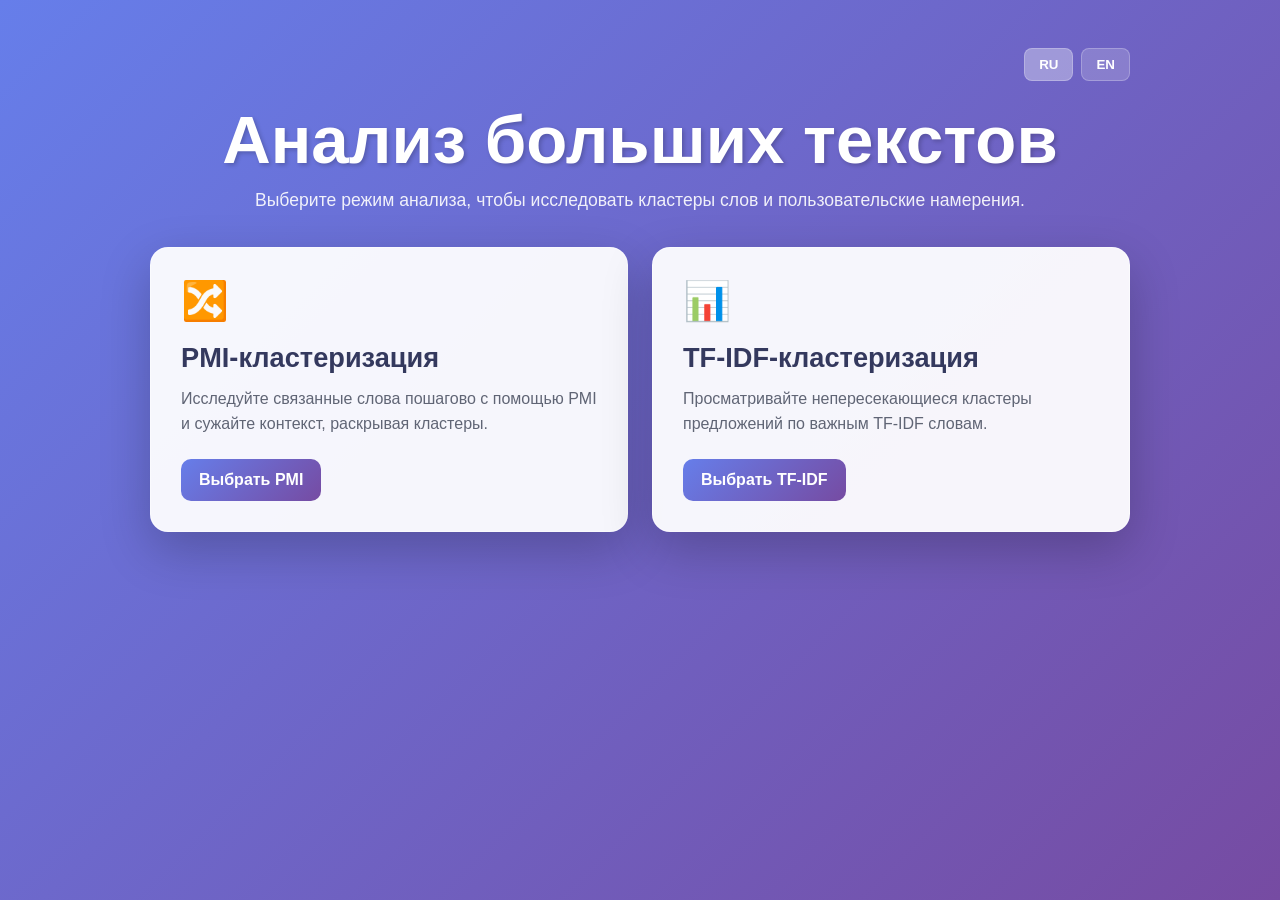
<file: templates/index.html>
<!DOCTYPE html>
<html lang="en">
<head>
    <meta charset="UTF-8">
    <meta name="viewport" content="width=device-width, initial-scale=1.0">
    <title>Large Text Analysis</title>
    <style>
        * {
            box-sizing: border-box;
            margin: 0;
            padding: 0;
        }

        body {
            font-family: -apple-system, BlinkMacSystemFont, 'Segoe UI', Roboto, Oxygen, Ubuntu, sans-serif;
            background: linear-gradient(135deg, #667eea 0%, #764ba2 100%);
            min-height: 100vh;
            padding: 48px 20px;
            color: white;
        }

        .container {
            max-width: 980px;
            margin: 0 auto;
        }

        .hero {
            text-align: center;
            margin-bottom: 36px;
        }

        .language-switch {
            display: flex;
            justify-content: flex-end;
            gap: 8px;
            margin-bottom: 24px;
        }

        .language-switch button {
            color: white;
            background: rgba(255,255,255,0.18);
            border: 1px solid rgba(255,255,255,0.24);
            border-radius: 8px;
            padding: 8px 14px;
            cursor: pointer;
            font-weight: 700;
            transition: background 0.2s;
        }

        .language-switch button.active,
        .language-switch button:hover {
            background: rgba(255,255,255,0.34);
        }

        h1 {
            font-size: clamp(2.2rem, 6vw, 4.2rem);
            line-height: 1.05;
            margin-bottom: 14px;
            text-shadow: 2px 2px 4px rgba(0,0,0,0.2);
        }

        .subtitle {
            font-size: 1.1rem;
            opacity: 0.9;
        }

        .mode-grid {
            display: grid;
            grid-template-columns: repeat(2, minmax(0, 1fr));
            gap: 24px;
        }

        .mode-card {
            display: flex;
            flex-direction: column;
            min-height: 260px;
            padding: 30px;
            color: #252b42;
            text-decoration: none;
            background: rgba(255, 255, 255, 0.94);
            border: 1px solid rgba(255, 255, 255, 0.5);
            border-radius: 18px;
            box-shadow: 0 18px 50px rgba(0, 0, 0, 0.22);
            transition: transform 0.2s, box-shadow 0.2s, background 0.2s;
        }

        .mode-card:hover {
            transform: translateY(-4px);
            box-shadow: 0 24px 70px rgba(0, 0, 0, 0.28);
            background: white;
        }

        .mode-icon {
            font-size: 2.4rem;
            margin-bottom: 18px;
        }

        .mode-card h2 {
            font-size: 1.7rem;
            margin-bottom: 12px;
            color: #34395e;
        }

        .mode-card p {
            color: #606575;
            line-height: 1.6;
            margin-bottom: 22px;
        }

        .mode-action {
            display: inline-flex;
            align-items: center;
            gap: 8px;
            align-self: flex-start;
            margin-top: auto;
            padding: 12px 18px;
            color: white;
            background: linear-gradient(135deg, #667eea 0%, #764ba2 100%);
            border-radius: 10px;
            font-weight: 700;
        }

        @media (max-width: 760px) {
            body {
                padding: 30px 16px;
            }

            .mode-grid {
                grid-template-columns: 1fr;
            }
        }
    </style>
</head>
<body>
    <main class="container">
        <div class="language-switch" aria-label="Language switch">
            <button type="button" data-lang-btn="ru" onclick="setLanguage('ru')">RU</button>
            <button type="button" data-lang-btn="en" onclick="setLanguage('en')">EN</button>
        </div>

        <section class="hero">
            <h1 data-i18n="appTitle">Large Text Analysis</h1>
            <p class="subtitle" data-i18n="subtitle">Choose an analysis mode to explore word clusters and user intent.</p>
        </section>

        <section class="mode-grid" aria-label="Analysis modes">
            <a class="mode-card" href="/pmi">
                <div class="mode-icon">🔀</div>
                <h2 data-i18n="pmiTitle">PMI Clustering</h2>
                <p data-i18n="pmiDescription">
                    Explore related words step by step using PMI and narrow the context
                    by clicking through clusters.
                </p>
                <span class="mode-action" data-i18n="openPmi">Open PMI</span>
            </a>

            <a class="mode-card" href="/tfidf">
                <div class="mode-icon">📊</div>
                <h2 data-i18n="tfidfTitle">TF-IDF Clustering</h2>
                <p data-i18n="tfidfDescription">
                    View non-overlapping sentence clusters based on representative
                    TF-IDF terms and inspect matching sentences.
                </p>
                <span class="mode-action" data-i18n="openTfidf">Open TF-IDF</span>
            </a>
        </section>
    </main>

    <script>
        const translations = {
            en: {
                appTitle: 'Large Text Analysis',
                subtitle: 'Choose an analysis mode to explore word clusters and user intent.',
                pmiTitle: 'PMI Clustering',
                pmiDescription: 'Explore related words step by step using PMI and narrow the context by clicking through clusters.',
                openPmi: 'Choose PMI',
                tfidfTitle: 'TF-IDF Clustering',
                tfidfDescription: 'View non-overlapping sentence clusters based on representative TF-IDF terms and inspect matching sentences.',
                openTfidf: 'Choose TF-IDF',
            },
            ru: {
                appTitle: 'Анализ больших текстов',
                subtitle: 'Выберите режим анализа, чтобы исследовать кластеры слов и пользовательские намерения.',
                pmiTitle: 'PMI-кластеризация',
                pmiDescription: 'Исследуйте связанные слова пошагово с помощью PMI и сужайте контекст, раскрывая кластеры.',
                openPmi: 'Выбрать PMI',
                tfidfTitle: 'TF-IDF-кластеризация',
                tfidfDescription: 'Просматривайте непересекающиеся кластеры предложений по важным TF-IDF словам.',
                openTfidf: 'Выбрать TF-IDF',
            },
        };

        function getLanguage() {
            return localStorage.getItem('lta-language') || 'ru';
        }

        function setLanguage(lang) {
            localStorage.setItem('lta-language', lang);
            applyLanguage();
        }

        function applyLanguage() {
            const lang = getLanguage();
            document.documentElement.lang = lang;
            document.querySelectorAll('[data-i18n]').forEach((el) => {
                const key = el.dataset.i18n;
                el.textContent = translations[lang][key] || translations.en[key] || el.textContent;
            });
            document.querySelectorAll('[data-lang-btn]').forEach((btn) => {
                btn.classList.toggle('active', btn.dataset.langBtn === lang);
            });
        }

        applyLanguage();
    </script>
</body>
</html>
</file>
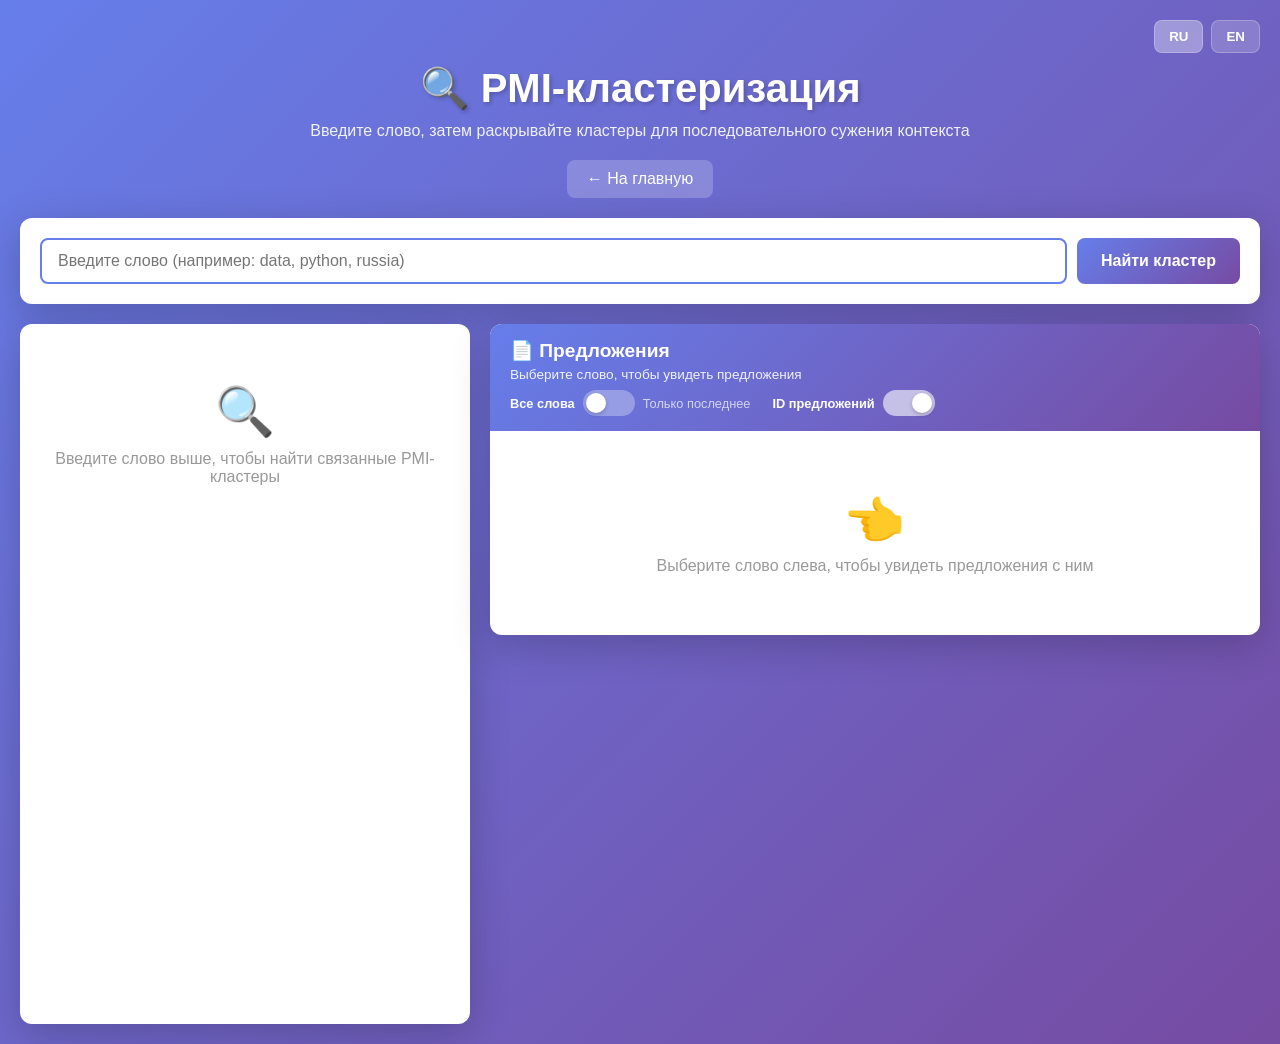
<file: templates/pmi_page.html>
<!DOCTYPE html>
<html lang="en">
<head>
    <meta charset="UTF-8">
    <meta name="viewport" content="width=device-width, initial-scale=1.0">
    <title>PMI Clustering — Large Text Analysis</title>
    <style>
        * { box-sizing: border-box; margin: 0; padding: 0; }
        body {
            font-family: -apple-system, BlinkMacSystemFont, 'Segoe UI', Roboto, sans-serif;
            background: linear-gradient(135deg, #667eea 0%, #764ba2 100%);
            min-height: 100vh;
            padding: 20px;
        }
        .container { max-width: 1400px; margin: 0 auto; }
        h1 {
            color: white;
            text-align: center;
            margin-bottom: 10px;
            font-size: 2.5rem;
            text-shadow: 2px 2px 4px rgba(0,0,0,0.2);
        }
        .subtitle {
            text-align: center;
            color: white;
            margin-bottom: 20px;
            opacity: 0.9;
        }
        .nav-links {
            text-align: center;
            margin-bottom: 20px;
        }
        .nav-links a {
            color: white;
            text-decoration: none;
            padding: 10px 20px;
            background: rgba(255,255,255,0.2);
            border-radius: 8px;
            transition: background 0.3s;
            margin: 0 10px;
            display: inline-block;
        }
        .nav-links a:hover { background: rgba(255,255,255,0.3); }
        .language-switch {
            display: flex;
            justify-content: flex-end;
            gap: 8px;
            margin-bottom: 12px;
        }
        .language-switch button {
            color: white;
            background: rgba(255,255,255,0.18);
            border: 1px solid rgba(255,255,255,0.24);
            border-radius: 8px;
            padding: 8px 14px;
            cursor: pointer;
            font-weight: 700;
        }
        .language-switch button.active,
        .language-switch button:hover {
            background: rgba(255,255,255,0.34);
        }
        .reset-btn {
            background: rgba(255,255,255,0.2);
            color: white;
            border: none;
            padding: 8px 16px;
            border-radius: 6px;
            cursor: pointer;
            font-size: 0.9rem;
            transition: background 0.3s;
            margin-left: 10px;
        }
        .reset-btn:hover { background: rgba(255,255,255,0.3); }

        /* Search box */
        .search-box {
            background: white;
            padding: 20px;
            border-radius: 12px;
            box-shadow: 0 10px 40px rgba(0,0,0,0.2);
            margin-bottom: 20px;
        }
        .search-form {
            display: flex;
            gap: 10px;
        }
        .search-input {
            flex: 1;
            padding: 12px 16px;
            font-size: 16px;
            border: 2px solid #e0e0e0;
            border-radius: 8px;
            outline: none;
            transition: border-color 0.3s;
        }
        .search-input:focus { border-color: #667eea; }
        .search-btn {
            padding: 12px 24px;
            font-size: 16px;
            background: linear-gradient(135deg, #667eea 0%, #764ba2 100%);
            color: white;
            border: none;
            border-radius: 8px;
            cursor: pointer;
            transition: transform 0.2s, box-shadow 0.2s;
            font-weight: 600;
        }
        .search-btn:hover {
            transform: translateY(-2px);
            box-shadow: 0 5px 20px rgba(102, 126, 234, 0.4);
        }
        .search-btn:disabled {
            opacity: 0.6;
            cursor: not-allowed;
            transform: none;
        }

        /* Two-panel layout */
        .main-layout {
            display: grid;
            grid-template-columns: 450px 1fr;
            gap: 20px;
            align-items: start;
        }

        /* Left panel - Clusters */
        .left-panel {
            background: white;
            border-radius: 12px;
            box-shadow: 0 10px 40px rgba(0,0,0,0.2);
            overflow: hidden;
            height: calc(100vh - 200px);
            max-height: calc(100vh - 200px);
            display: flex;
            flex-direction: column;
            min-width: 0;
            max-width: 100%;
        }
        .left-panel > .results-header {
            position: sticky;
            top: 0;
            z-index: 10;
            background: linear-gradient(135deg, #667eea 0%, #764ba2 100%);
            color: white;
            padding: 15px 20px;
            flex-shrink: 0;
        }
        .results-header h2 {
            font-size: 1.2rem;
            margin-bottom: 5px;
        }
        .results-header p {
            font-size: 0.85rem;
            opacity: 0.9;
        }

        .left-panel-content {
            flex: 1;
            display: flex;
            flex-direction: column;
            min-height: 0;
            min-width: 0;
        }
        .cluster-scroll {
            flex: 1;
            overflow: auto;
            min-height: 0;
            min-width: 0;
        }

        /* Right panel - Sentences */
        .right-panel {
            background: white;
            border-radius: 12px;
            box-shadow: 0 10px 40px rgba(0,0,0,0.2);
            overflow: hidden;
            max-height: calc(100vh - 200px);
            display: flex;
            flex-direction: column;
        }
        .right-panel-header {
            background: linear-gradient(135deg, #667eea 0%, #764ba2 100%);
            color: white;
            padding: 15px 20px;
        }
        .right-panel-header h2 {
            font-size: 1.2rem;
            margin-bottom: 5px;
        }
        .right-panel-header p {
            font-size: 0.85rem;
            opacity: 0.9;
        }
        .right-panel-content {
            overflow-y: auto;
            flex: 1;
            padding: 0;
        }

        /* Loading & Error states */
        .loading {
            text-align: center;
            padding: 40px 20px;
            color: #666;
        }
        .loading::after {
            content: '';
            display: inline-block;
            width: 20px;
            height: 20px;
            border: 3px solid #e0e0e0;
            border-top-color: #667eea;
            border-radius: 50%;
            animation: spin 1s linear infinite;
            margin-left: 10px;
        }
        @keyframes spin { to { transform: rotate(360deg); } }
        .error {
            background: #fee;
            color: #c00;
            padding: 20px;
            margin: 10px;
            border-radius: 8px;
        }
        .empty-state {
            text-align: center;
            padding: 60px 20px;
            color: #999;
        }
        .empty-state-icon {
            font-size: 3rem;
            margin-bottom: 10px;
        }

        /* Cluster list with nesting */
        .cluster-list {
            list-style: none;
        }
        .cluster-item {
            border-bottom: 1px solid #f0f0f0;
            white-space: nowrap;
        }
        .cluster-word {
            display: flex;
            justify-content: space-between;
            align-items: center;
            padding: 12px 20px;
            cursor: pointer;
            transition: background 0.2s;
            position: relative;
        }
        .cluster-word:hover { background: #f8f9fa; }
        .cluster-word.cached {
            background: linear-gradient(90deg, rgba(67, 160, 71, 0.18) 0%, rgba(102, 187, 106, 0.14) 100%);
            border-left: 3px solid #43a047;
        }
        .cluster-word.active {
            background: #eef2ff;
            border-left: 4px solid #667eea;
        }
        .cluster-word.cached.active {
            background: linear-gradient(90deg, rgba(67, 160, 71, 0.25) 0%, rgba(102, 187, 106, 0.20) 100%);
            border-left: 4px solid #667eea;
        }
        .cluster-word.loading {
            pointer-events: none;
            opacity: 0.6;
        }
        .word-info {
            display: flex;
            align-items: center;
            gap: 10px;
            flex: 1;
        }
        .word-text {
            font-weight: 600;
            font-size: 1rem;
            color: #333;
        }
        .word-badges {
            display: flex;
            gap: 8px;
        }
        .badge-freq {
            background: linear-gradient(135deg, #667eea 0%, #764ba2 100%);
            color: white;
            padding: 4px 10px;
            border-radius: 20px;
            font-size: 0.75rem;
            font-weight: 600;
        }
        .badge-score {
            background: #e8eaf6;
            color: #3949ab;
            padding: 4px 10px;
            border-radius: 20px;
            font-size: 0.75rem;
            font-weight: 600;
        }
        .expand-icon {
            margin-right: 10px;
            transition: transform 0.3s;
            display: inline-block;
            width: 20px;
            text-align: center;
        }
        .expand-icon.expanded {
            transform: rotate(90deg);
        }

        /* Nested content with indentation */
        .nested-content {
            max-height: 0;
            overflow: hidden;
            transition: max-height 0.4s ease-out;
            background: #fafbfc;
        }
        .nested-content.open {
            max-height: 3000px;
            transition: max-height 0.6s ease-in;
        }
        .nested-list {
            list-style: none;
            padding-left: 15px;
            border-left: 3px solid #e0e0e0;
            margin: 5px 10px;
            min-width: fit-content;
        }
        .nested-list .word-text {
            font-size: 0.95rem;
        }
        .nested-list .badge-freq {
            background: #e0e0e0;
            color: #666;
            font-size: 0.7rem;
        }
        .nested-list .badge-score {
            background: #d0d0d0;
            color: #555;
            font-size: 0.7rem;
        }
        .nested-list .cluster-word {
            padding: 10px 15px;
        }

        /* Deeper nesting levels */
        .nested-list .nested-list {
            padding-left: 15px;
            border-left-color: #d0d0d0;
        }
        .nested-list .nested-list .nested-list {
            border-left-color: #c0c0c0;
        }

        .show-more {
            text-align: center;
            padding: 15px;
            background: #f8f9fa;
            border-top: 1px solid #e0e0e0;
        }
        .show-more button {
            background: transparent;
            color: #667eea;
            border: 2px solid #667eea;
            padding: 8px 24px;
            border-radius: 8px;
            cursor: pointer;
            font-weight: 600;
            transition: all 0.3s;
            margin-bottom: 5px;
        }
        .show-more button:hover {
            background: #667eea;
            color: white;
        }
        .show-more-remaining {
            font-size: 0.8rem;
            color: #999;
            margin-top: 5px;
        }
        .show-more.footer {
            position: sticky;
            bottom: 0;
            z-index: 5;
            box-shadow: 0 -2px 8px rgba(0, 0, 0, 0.04);
        }

        /* Sentence list */
        .sentence-list {
            list-style: none;
        }
        .sentence-item {
            padding: 12px 20px;
            border-bottom: 1px solid #f0f0f0;
            line-height: 1.6;
            transition: background 0.2s;
        }
        .sentence-item:hover {
            background: #f8f9fa;
        }
        .sentence-number {
            display: inline-block;
            font-weight: 600;
            color: #667eea;
            min-width: 30px;
        }
        .sentence-id {
            display: inline-block;
            margin-right: 10px;
            padding: 2px 6px;
            border-radius: 5px;
            color: #666;
            background: #eef0f4;
            font-family: Consolas, monospace;
            font-size: 0.72rem;
            white-space: nowrap;
        }
        .sentence-text {
            color: #333;
            font-size: 0.95rem;
        }
        /* Highlight styles for different levels */
        .highlight-level-0 {
            background: linear-gradient(120deg, #ff6b6b 0%, #ee5a24 100%);
            padding: 2px 4px;
            border-radius: 3px;
            font-weight: 600;
            color: white;
        }
        .highlight-level-1 {
            background: linear-gradient(120deg, #ffa502 0%, #e67e22 100%);
            padding: 2px 4px;
            border-radius: 3px;
            font-weight: 600;
            color: white;
        }
        .highlight-level-2 {
            background: linear-gradient(120deg, #ffd700 0%, #f0c929 100%);
            padding: 2px 4px;
            border-radius: 3px;
            font-weight: 600;
            color: #333;
        }
        .highlight-level-3 {
            background: linear-gradient(120deg, #2ed573 0%, #27ae60 100%);
            padding: 2px 4px;
            border-radius: 3px;
            font-weight: 600;
            color: white;
        }
        .highlight-level-4 {
            background: linear-gradient(120deg, #1e90ff 0%, #0984e3 100%);
            padding: 2px 4px;
            border-radius: 3px;
            font-weight: 600;
            color: white;
        }
        .highlight-level-5 {
            background: linear-gradient(120deg, #a55eea 0%, #8854d0 100%);
            padding: 2px 4px;
            border-radius: 3px;
            font-weight: 600;
            color: white;
        }
        .highlight-level-6 {
            background: linear-gradient(120deg, #ff6b81 0%, #eb4d4b 100%);
            padding: 2px 4px;
            border-radius: 3px;
            font-weight: 600;
            color: white;
        }
        .highlight-level-7 {
            background: linear-gradient(120deg, #7bed9f 0%, #2ed573 100%);
            padding: 2px 4px;
            border-radius: 3px;
            font-weight: 600;
            color: #333;
        }
        .highlight-level-8 {
            background: linear-gradient(120deg, #70a1ff 0%, #1e90ff 100%);
            padding: 2px 4px;
            border-radius: 3px;
            font-weight: 600;
            color: white;
        }
        .highlight-level-9 {
            background: linear-gradient(120deg, #ffa502 0%, #ff6348 100%);
            padding: 2px 4px;
            border-radius: 3px;
            font-weight: 600;
            color: white;
        }

        /* Responsive design */
        @media (max-width: 768px) {
            .main-layout {
                grid-template-columns: 1fr;
            }
            .left-panel, .right-panel {
                max-height: 50vh;
            }
            h1 {
                font-size: 1.8rem;
            }
        }

        /* Toggle switch for highlight mode */
        .sentence-controls {
            display: flex;
            align-items: center;
            flex-wrap: wrap;
            column-gap: 22px;
        }
        .highlight-toggle {
            display: flex;
            align-items: center;
            gap: 8px;
            margin-top: 8px;
        }
        .highlight-toggle-label {
            font-size: 0.8rem;
            color: white;
            opacity: 0.7;
            transition: opacity 0.3s;
        }
        .highlight-toggle-label.active {
            opacity: 1;
            font-weight: 600;
        }
        .toggle-switch {
            position: relative;
            width: 52px;
            height: 26px;
            cursor: pointer;
        }
        .toggle-track {
            position: absolute;
            top: 0;
            left: 0;
            right: 0;
            bottom: 0;
            background: rgba(255,255,255,0.3);
            border-radius: 13px;
            transition: background 0.3s;
        }
        .toggle-track.active {
            background: rgba(255,255,255,0.6);
        }
        .toggle-thumb {
            position: absolute;
            top: 3px;
            left: 3px;
            width: 20px;
            height: 20px;
            border-radius: 50%;
            background: white;
            transition: left 0.3s;
            box-shadow: 0 2px 4px rgba(0,0,0,0.2);
        }
        .toggle-thumb.active {
            left: 29px;
        }
    </style>
</head>
<body>
    <div class="container">
        <div class="language-switch" aria-label="Language switch">
            <button type="button" data-lang-btn="ru" onclick="setLanguage('ru')">RU</button>
            <button type="button" data-lang-btn="en" onclick="setLanguage('en')">EN</button>
        </div>

        <h1 data-i18n="pageTitle">🔍 PMI Clustering</h1>
        <p class="subtitle" data-i18n="subtitle">Search for a word, then click to explore sub-clusters in context</p>

        <div class="nav-links">
            <a href="/" data-i18n="backToStart">← Back to start</a>
        </div>

        <!-- Search Box -->
        <div class="search-box">
            <form id="searchForm" class="search-form">
                <input
                    type="text"
                    id="wordInput"
                    class="search-input"
                    data-i18n-placeholder="wordPlaceholder"
                    placeholder="Enter a word (e.g., data, python, russia)"
                    autocomplete="off"
                    required
                >
                <button type="submit" id="searchBtn" class="search-btn" data-i18n="findCluster">Find Cluster</button>
            </form>
        </div>

        <!-- Two-panel layout -->
        <div class="main-layout">
            <!-- Left Panel: Clusters -->
            <div class="left-panel">
                <div id="left-panel-header" class="results-header" style="display: none;">
                    <h2 id="cluster-title" data-i18n="clustersTitle">📊 Clusters</h2>
                    <p id="cluster-subtitle" data-i18n="clusterSubtitle">Search for a word to start</p>
                </div>
                <div id="left-panel-content" class="left-panel-content">
                    <div class="empty-state">
                        <div class="empty-state-icon">🔍</div>
                        <p data-i18n="initialClusterHint">Enter a word above to find associated clusters using PMI</p>
                    </div>
                </div>
            </div>

            <!-- Right Panel: Sentences -->
            <div class="right-panel">
                <div class="right-panel-header">
                    <h2 data-i18n="sentencesTitle">📄 Sentences</h2>
                    <p id="sentences-subtitle" data-i18n="sentencesSubtitle">Select a word to view sentences</p>
                    <div class="sentence-controls">
                        <div class="highlight-toggle">
                            <span class="highlight-toggle-label active" id="label-all" data-i18n="allWords">All words</span>
                            <div class="toggle-switch" onclick="toggleHighlightMode()">
                                <div class="toggle-track" id="toggle-track"></div>
                                <div class="toggle-thumb" id="toggle-thumb"></div>
                            </div>
                            <span class="highlight-toggle-label" id="label-last" data-i18n="lastOnly">Last only</span>
                        </div>
                        <div class="highlight-toggle">
                            <span class="highlight-toggle-label active" id="sentence-id-label" data-i18n="sentenceIds">Sentence IDs</span>
                            <div class="toggle-switch" onclick="toggleSentenceIds()">
                                <div class="toggle-track active" id="sentence-id-track"></div>
                                <div class="toggle-thumb active" id="sentence-id-thumb"></div>
                            </div>
                        </div>
                    </div>
                </div>
                <div id="right-panel-content" class="right-panel-content">
                    <div class="empty-state">
                        <div class="empty-state-icon">👈</div>
                        <p data-i18n="selectWordHint">Select a word from the left panel to see sentences containing it</p>
                    </div>
                </div>
            </div>
        </div>
    </div>

    <script>
        const translations = {
            en: {
                pageTitle: '🔍 PMI Clustering',
                subtitle: 'Search for a word, then click to explore sub-clusters in context',
                backToStart: '← Back to start',
                wordPlaceholder: 'Enter a word (e.g., data, python, russia)',
                findCluster: 'Find Cluster',
                clustersTitle: '📊 Clusters',
                clusterSubtitle: 'Search for a word to start',
                initialClusterHint: 'Enter a word above to find associated clusters using PMI',
                sentencesTitle: '📄 Sentences',
                sentencesSubtitle: 'Select a word to view sentences',
                allWords: 'All words',
                lastOnly: 'Last only',
                sentenceIds: 'Sentence IDs',
                selectWordHint: 'Select a word from the left panel to see sentences containing it',
                searchingClusters: 'Searching for clusters',
                clustersFor: '📊 Clusters for',
                expandHint: 'Click on a word to expand sub-cluster',
                noClustersFound: 'No clusters found for',
                loadingSentences: 'Loading sentences',
                noSentencesFound: 'No sentences found for',
                sentencesFor: 'Sentences for',
                showMoreClusters: 'Show more {count} clusters',
                showMoreSentences: 'Show more {count} sentences',
                remaining: '{count} remaining',
                error: 'Error',
                failedToFetch: 'Failed to fetch',
                failedToFetchIndices: 'Failed to fetch indices',
                errorLoadingSubclusters: 'Error loading sub-clusters',
                noClustersLoaded: 'No clusters loaded',
                freq: 'Freq',
                score: 'Score',
            },
            ru: {
                pageTitle: '🔍 PMI-кластеризация',
                subtitle: 'Введите слово, затем раскрывайте кластеры для последовательного сужения контекста',
                backToStart: '← На главную',
                wordPlaceholder: 'Введите слово (например: data, python, russia)',
                findCluster: 'Найти кластер',
                clustersTitle: '📊 Кластеры',
                clusterSubtitle: 'Введите слово, чтобы начать',
                initialClusterHint: 'Введите слово выше, чтобы найти связанные PMI-кластеры',
                sentencesTitle: '📄 Предложения',
                sentencesSubtitle: 'Выберите слово, чтобы увидеть предложения',
                allWords: 'Все слова',
                lastOnly: 'Только последнее',
                sentenceIds: 'ID предложений',
                selectWordHint: 'Выберите слово слева, чтобы увидеть предложения с ним',
                searchingClusters: 'Поиск кластеров',
                clustersFor: '📊 Кластеры для',
                expandHint: 'Нажмите на слово, чтобы раскрыть подкластер',
                noClustersFound: 'Кластеры не найдены для',
                loadingSentences: 'Загрузка предложений',
                noSentencesFound: 'Предложения не найдены для',
                sentencesFor: 'Предложения для',
                showMoreClusters: 'Показать еще {count} кластеров',
                showMoreSentences: 'Показать еще {count} предложений',
                remaining: 'Осталось: {count}',
                error: 'Ошибка',
                failedToFetch: 'Не удалось загрузить данные',
                failedToFetchIndices: 'Не удалось загрузить индексы',
                errorLoadingSubclusters: 'Ошибка загрузки подкластеров',
                noClustersLoaded: 'Кластеры не загружены',
                freq: 'Частота',
                score: 'Оценка',
            },
        };

        function getLanguage() {
            return localStorage.getItem('lta-language') || 'ru';
        }

        function t(key, params = {}) {
            const lang = getLanguage();
            let value = translations[lang][key] || translations.en[key] || key;
            Object.entries(params).forEach(([name, replacement]) => {
                value = value.replace(`{${name}}`, replacement);
            });
            return value;
        }

        function setLanguage(lang) {
            localStorage.setItem('lta-language', lang);
            applyLanguage();
            updateSentencesPanel();
            if (clusterTree) renderClusterTree();
            if (selectedWord) rerenderCurrentSentences();
        }

        function applyLanguage() {
            const lang = getLanguage();
            document.documentElement.lang = lang;
            document.querySelectorAll('[data-i18n]').forEach((el) => {
                el.textContent = t(el.dataset.i18n);
            });
            document.querySelectorAll('[data-i18n-placeholder]').forEach((el) => {
                el.placeholder = t(el.dataset.i18nPlaceholder);
            });
            document.querySelectorAll('[data-lang-btn]').forEach((btn) => {
                btn.classList.toggle('active', btn.dataset.langBtn === lang);
            });
        }

        // Store the tree structure of expanded clusters
        let clusterTree = null;
        let visibleCount = 25;
        let selectedWord = null;
        let currentSeedWords = [];  // Текущий путь поиска

        // Sentence pagination
        let sentenceLimit = 20;
        let sentenceOffset = 0;
        let sentenceTotalCount = 0;
        let sentenceSeedWords = [];  // Контекст итеративной кластеризации

        // LRU Cache for sentences
        const MAX_CACHE_SIZE = 20;
        const sentencesCache = new Map();  // key: "word|seed_words_json" -> {sentences, totalCount}
        const cacheOrder = [];  // Для отслеживания порядка использования (LRU)

        // Highlight mode: 'all' or 'last'
        let highlightMode = 'all';
        let showSentenceIds = localStorage.getItem('lta-show-sentence-ids') !== 'false';

        /**
         * Получить данные из кэша (обновляет позицию при попадании).
         */
        function getFromCache(key) {
            if (!sentencesCache.has(key)) return null;
            const index = cacheOrder.indexOf(key);
            if (index !== -1) {
                cacheOrder.splice(index, 1);
            }
            cacheOrder.push(key);
            return sentencesCache.get(key);
        }

        /**
         * Сохранить данные в кэш с LRU eviction.
         */
        function setInCache(key, value) {
            if (sentencesCache.has(key)) {
                const index = cacheOrder.indexOf(key);
                if (index !== -1) {
                    cacheOrder.splice(index, 1);
                }
            }
            if (cacheOrder.length >= MAX_CACHE_SIZE) {
                const oldest = cacheOrder.shift();
                sentencesCache.delete(oldest);
            }
            sentencesCache.set(key, value);
            cacheOrder.push(key);
        }

        /**
         * Создать ключ кэша из слова и seed_words.
         */
        function getCacheKey(word, seedWords) {
            return `${word}|${JSON.stringify(seedWords)}`;
        }

        document.addEventListener('DOMContentLoaded', () => {
            applyLanguage();
            applySentenceIdToggle();
            // Фокус на поле ввода
            document.getElementById('wordInput').focus();
        });

        // Обработка формы поиска
        document.getElementById('searchForm').addEventListener('submit', async (e) => {
            e.preventDefault();
            const word = document.getElementById('wordInput').value.trim().toLowerCase();
            if (!word) return;

            await searchInitialCluster(word);
        });

        async function searchInitialCluster(word) {
            const resultsDiv = document.getElementById('left-panel-content');
            const headerDiv = document.getElementById('left-panel-header');

            resultsDiv.innerHTML = `<div class="loading">${t('searchingClusters')}</div>`;
            headerDiv.style.display = 'block';
            document.getElementById('cluster-title').textContent = `${t('clustersFor')} "${word}"`;
            document.getElementById('cluster-subtitle').textContent = t('expandHint');

            visibleCount = 25;
            selectedWord = null;
            currentSeedWords = [word];
            updateSentencesPanel();

            try {
                // Начальный поиск — используем весь корпус (без фильтрации по предложениям)
                const response = await fetch('/api/pmi/cluster', {
                    method: 'POST',
                    headers: { 'Content-Type': 'application/json' },
                    body: JSON.stringify({ word: word, excluded_words: [word] }),
                });

                const data = await response.json();
                if (!response.ok) throw new Error(data.detail || t('failedToFetch'));

                if (!data.cluster || data.cluster.length === 0) {
                    resultsDiv.innerHTML = `<div class="empty-state"><div class="empty-state-icon">📭</div><p>${t('noClustersFound')} "${word}"</p></div>`;
                    return;
                }

                // Строим дерево
                clusterTree = {
                    word: word,
                    seedWords: [word],
                    children: data.cluster.map(c => ({
                        word: c.word,
                        freq: c.freq,
                        score: c.score,
                        seedWords: [word, c.word],
                        expanded: false,
                        loading: false,
                        children: null,
                    })),
                    expanded: true,
                    totalCount: data.cluster.length,
                };

                renderClusterTree();
            } catch (error) {
                resultsDiv.innerHTML = `<div class="error">❌ ${t('error')}: ${error.message}</div>`;
            }
        }

        async function expandCluster(node) {
            if (node.loading || node.expanded) return;

            node.loading = true;
            renderClusterTree();

            try {
                // Для PMI используем РОДИТЕЛЬСКИЕ seed_words (без текущего слова)
                // для фильтрации предложений. Текущее слово — это seed для PMI.
                const parentSeedWords = node.seedWords.slice(0, -1);
                const currentWord = node.seedWords[node.seedWords.length - 1];

                // Находим индексы предложений для родительских seed_words
                const indicesResponse = await fetch('/api/pmi/indices', {
                    method: 'POST',
                    headers: { 'Content-Type': 'application/json' },
                    body: JSON.stringify({ seed_words: parentSeedWords }),
                });
                const indicesData = await indicesResponse.json();

                if (!indicesResponse.ok) throw new Error(indicesData.detail || t('failedToFetchIndices'));

                if (indicesData.count === 0) {
                    node.children = [];
                    node.expanded = true;
                    node.loading = false;
                    renderClusterTree();
                    return;
                }

                // Получаем PMI-кластер в подмножестве
                // excluded_words — все слова текущего пути, чтобы они не попадали в подкластеры
                const response = await fetch('/api/pmi/cluster', {
                    method: 'POST',
                    headers: { 'Content-Type': 'application/json' },
                    body: JSON.stringify({
                        word: currentWord,
                        sentence_indices: indicesData.indices,
                        excluded_words: [...parentSeedWords, currentWord],
                    }),
                });

                const data = await response.json();
                if (!response.ok) throw new Error(data.detail || t('failedToFetch'));

                // Добавляем children с обновлённым путём
                node.children = (data.cluster || []).map(c => ({
                    word: c.word,
                    freq: c.freq,
                    score: c.score,
                    seedWords: [...node.seedWords, c.word],
                    expanded: false,
                    loading: false,
                    children: null,
                }));
                node.expanded = true;
                node.loading = false;

                document.getElementById('cluster-title').textContent = `${t('clustersFor')} "${node.seedWords.join(' → ')}"`;

                renderClusterTree();
            } catch (error) {
                node.loading = false;
                renderClusterTree();
                alert(`${t('errorLoadingSubclusters')}: ${error.message}`);
            }
        }

        function collapseCluster(node) {
            node.expanded = false;
            renderClusterTree();
        }

        function renderClusterTree() {
            const resultsDiv = document.getElementById('left-panel-content');
            const currentScroll = resultsDiv.querySelector('.cluster-scroll');
            const scrollTop = currentScroll ? currentScroll.scrollTop : 0;
            const scrollLeft = currentScroll ? currentScroll.scrollLeft : 0;

            if (!clusterTree || !clusterTree.children) {
                resultsDiv.innerHTML = `<div class="error">${t('noClustersLoaded')}</div>`;
                return;
            }

            const visibleChildren = clusterTree.children.slice(0, visibleCount);

            let html = '<div class="cluster-scroll"><ul class="cluster-list">';

            visibleChildren.forEach((item) => {
                html += renderClusterItem(item, 0);
            });

            html += '</ul></div>';

            // Кнопка "Показать ещё"
            if (clusterTree.children.length > visibleCount) {
                const remaining = clusterTree.children.length - visibleCount;
                const toShow = Math.min(20, remaining);
                html += `<div class="show-more footer">
                    <button onclick="showMore()">${t('showMoreClusters', { count: toShow })}</button>
                    <div class="show-more-remaining">${t('remaining', { count: remaining.toLocaleString() })}</div>
                </div>`;
            }

            resultsDiv.innerHTML = html;

            const restoredScroll = resultsDiv.querySelector('.cluster-scroll');
            if (restoredScroll) {
                restoredScroll.scrollTop = scrollTop;
                restoredScroll.scrollLeft = scrollLeft;
            }
        }

        function renderClusterItem(item, depth) {
            const indent = depth * 15;
            const isExpanded = item.expanded;
            const isLoading = item.loading;
            const hasChildren = item.children && item.children.length > 0;
            const isSelected = selectedWord === item.word;
            const seedWordsJson = JSON.stringify(item.seedWords || []).replace(/"/g, '&quot;');

            // Проверяем кэш
            const parentSeedWords = item.seedWords.slice(0, -1);
            const cacheKey = getCacheKey(item.word, parentSeedWords);
            const isCached = sentencesCache.has(cacheKey);

            let html = `
                <li class="cluster-item" style="margin-left: ${indent}px;">
                    <div class="cluster-word ${isCached ? 'cached' : ''} ${isLoading ? 'loading' : ''} ${isSelected ? 'active' : ''}" onclick="onClusterClick('${escapeHtml(item.word)}', ${seedWordsJson})">
                        <span class="word-info">
                            <span class="expand-icon ${isExpanded ? 'expanded' : ''}">▶</span>
                            <span class="word-text">${escapeHtml(item.word)}</span>
                        </span>
                        <span class="word-badges">
                            <span class="badge-freq">${t('freq')}: ${item.freq}</span>
                            <span class="badge-score">${t('score')}: ${item.score.toFixed(2)}</span>
                        </span>
                    </div>
            `;

            if (hasChildren && isExpanded) {
                html += `<div class="nested-content open"><ul class="nested-list">`;
                item.children.forEach(child => {
                    html += renderClusterItem(child, depth + 1);
                });
                html += `</ul></div>`;
            }

            html += `</li>`;
            return html;
        }

        function onClusterClick(word, seedWords) {
            function findNodeInList(list, targetWord) {
                for (const item of list) {
                    if (item.word === targetWord) return item;
                    if (item.children) {
                        const found = findNodeInList(item.children, targetWord);
                        if (found) return found;
                    }
                }
                return null;
            }

            let node = findNodeInList(clusterTree.children, word);
            if (!node) return;

            const parentSeedWords = seedWords.slice(0, -1);

            if (node.expanded) {
                collapseCluster(node);
                document.getElementById('cluster-title').textContent = `${t('clustersFor')} "${clusterTree.word}"`;
                resetSentencesPanel();
            } else {
                expandCluster(node);
                selectWord(word, parentSeedWords);
            }
        }

        function toggleHighlightMode() {
            highlightMode = highlightMode === 'all' ? 'last' : 'all';

            const track = document.getElementById('toggle-track');
            const thumb = document.getElementById('toggle-thumb');
            const labelAll = document.getElementById('label-all');
            const labelLast = document.getElementById('label-last');

            if (highlightMode === 'last') {
                track.classList.add('active');
                thumb.classList.add('active');
                labelAll.classList.remove('active');
                labelLast.classList.add('active');
            } else {
                track.classList.remove('active');
                thumb.classList.remove('active');
                labelAll.classList.add('active');
                labelLast.classList.remove('active');
            }

            if (selectedWord) {
                rerenderCurrentSentences();
            }
        }

        function toggleSentenceIds() {
            showSentenceIds = !showSentenceIds;
            localStorage.setItem('lta-show-sentence-ids', String(showSentenceIds));
            applySentenceIdToggle();
            if (selectedWord) rerenderCurrentSentences();
        }

        function applySentenceIdToggle() {
            document.getElementById('sentence-id-track').classList.toggle('active', showSentenceIds);
            document.getElementById('sentence-id-thumb').classList.toggle('active', showSentenceIds);
            document.getElementById('sentence-id-label').classList.toggle('active', showSentenceIds);
        }

        function rerenderCurrentSentences() {
            const cacheKey = getCacheKey(selectedWord, sentenceSeedWords);
            const cached = sentencesCache.get(cacheKey);
            if (cached) {
                renderSentences(cached.sentences, selectedWord);
            }
        }

        function resetSentencesPanel() {
            selectedWord = null;
            sentenceSeedWords = [];
            sentenceOffset = 0;
            sentenceTotalCount = 0;
            updateSentencesPanel();
            document.getElementById('right-panel-content').innerHTML = `
                <div class="empty-state">
                    <div class="empty-state-icon">👈</div>
                    <p>${t('selectWordHint')}</p>
                </div>
            `;
        }

        function selectWord(word, seedWords = []) {
            selectedWord = word;
            sentenceSeedWords = seedWords;
            sentenceOffset = 0;
            loadSentences(word);
            renderClusterTree();
        }

        async function loadSentences(word) {
            updateSentencesPanel();

            const cacheKey = getCacheKey(word, sentenceSeedWords);
            const cached = getFromCache(cacheKey);

            if (cached) {
                console.log(`📦 Cache hit: ${cacheKey}`);
                sentenceTotalCount = cached.totalCount;
                renderSentences(cached.sentences, word);
                renderClusterTree();
                return;
            }

            document.getElementById('right-panel-content').innerHTML = `<div class="loading">${t('loadingSentences')}</div>`;

            try {
                console.log(`🔄 Loading from API: ${cacheKey}`);
                const response = await fetch('/api/pmi/sentences', {
                    method: 'POST',
                    headers: { 'Content-Type': 'application/json' },
                    body: JSON.stringify({
                        word: word,
                        seed_words: sentenceSeedWords,
                        limit: sentenceLimit,
                        offset: sentenceOffset,
                    }),
                });

                const data = await response.json();
                if (!response.ok) throw new Error(data.detail || t('failedToFetch'));

                sentenceTotalCount = data.total_count;

                setInCache(cacheKey, {
                    sentences: data.sentences,
                    totalCount: data.total_count,
                });

                renderSentences(data.sentences, word);
                renderClusterTree();
            } catch (error) {
                document.getElementById('right-panel-content').innerHTML =
                    `<div class="error">❌ ${t('error')}: ${error.message}</div>`;
            }
        }

        function renderSentences(sentences, word) {
            const contentDiv = document.getElementById('right-panel-content');

            if (sentences.length === 0) {
                contentDiv.innerHTML = `
                    <div class="empty-state">
                        <div class="empty-state-icon">📭</div>
                        <p>${t('noSentencesFound')} "${word}"</p>
                    </div>
                `;
                return;
            }

            let html = '<ul class="sentence-list">';
            sentences.forEach((sent, idx) => {
                const highlightedText = highlightSentences(sent, word);
                html += `
                    <li class="sentence-item">
                        <span class="sentence-number">${sentenceOffset + idx + 1}.</span>
                        ${showSentenceIds ? `<span class="sentence-id">ID: ${sent.index}</span>` : ''}
                        <span class="sentence-text">${highlightedText}</span>
                    </li>
                `;
            });
            html += '</ul>';

            if (sentenceOffset + sentenceLimit < sentenceTotalCount) {
                const remaining = sentenceTotalCount - (sentenceOffset + sentenceLimit);
                const toShow = Math.min(20, remaining);
                html += `<div class="show-more">
                    <button onclick="loadMoreSentences()">${t('showMoreSentences', { count: toShow })}</button>
                    <div class="show-more-remaining">${t('remaining', { count: remaining.toLocaleString() })}</div>
                </div>`;
            }

            contentDiv.innerHTML = html;
        }

        function highlightSentences(sent, word) {
            if (highlightMode === 'last') {
                const positions = sent.highlight_positions[word] || [];
                const level = sent.search_path.indexOf(word);
                return highlightWordSimple(sent.text, positions, word, level);
            } else {
                return highlightMultipleWords(sent.text, sent.highlight_positions, sent.search_path);
            }
        }

        function highlightWordSimple(text, positions, word, level = 0) {
            if (!positions || positions.length === 0) {
                return escapeHtml(text);
            }
            let result = '';
            let lastIndex = 0;
            positions.forEach(pos => {
                result += escapeHtml(text.substring(lastIndex, pos));
                result += `<span class="highlight-level-${level % 10}">${escapeHtml(text.substring(pos, pos + word.length))}</span>`;
                lastIndex = pos + word.length;
            });
            result += escapeHtml(text.substring(lastIndex));
            return result;
        }

        function highlightMultipleWords(text, positionsMap, searchPath) {
            if (!positionsMap || Object.keys(positionsMap).length === 0) {
                return escapeHtml(text);
            }

            const allHighlights = [];
            searchPath.forEach((word, level) => {
                if (positionsMap[word]) {
                    positionsMap[word].forEach(pos => {
                        allHighlights.push({
                            start: pos,
                            end: pos + word.length,
                            level: level,
                        });
                    });
                }
            });

            allHighlights.sort((a, b) => a.start - b.start);

            const events = [];
            allHighlights.forEach(h => {
                events.push({ pos: h.start, type: 'open', level: h.level, end: h.end });
                events.push({ pos: h.end, type: 'close' });
            });
            events.sort((a, b) => a.pos - b.pos || (b.type === 'open' ? 1 : -1));

            let result = '';
            let currentPos = 0;
            let activeHighlights = [];

            events.forEach(event => {
                if (event.pos > currentPos && activeHighlights.length > 0) {
                    const textSegment = escapeHtml(text.substring(currentPos, event.pos));
                    const topLevel = activeHighlights[activeHighlights.length - 1];
                    result += `<span class="highlight-level-${topLevel % 10}">${textSegment}</span>`;
                } else if (event.pos > currentPos) {
                    result += escapeHtml(text.substring(currentPos, event.pos));
                }

                if (event.type === 'open') {
                    activeHighlights.push(event.level);
                } else {
                    activeHighlights.pop();
                }

                currentPos = event.pos;
            });

            if (currentPos < text.length) {
                result += escapeHtml(text.substring(currentPos));
            }

            return result;
        }

        function loadMoreSentences() {
            sentenceOffset += sentenceLimit;
            loadSentences(selectedWord);
        }

        function updateSentencesPanel() {
            const subtitle = document.getElementById('sentences-subtitle');
            if (selectedWord) {
                subtitle.textContent = `${t('sentencesFor')} "${selectedWord}"`;
            } else {
                subtitle.textContent = t('sentencesSubtitle');
            }
        }

        function showMore() {
            visibleCount += 20;
            renderClusterTree();
        }

        function resetToInitial() {
            visibleCount = 25;
            clusterTree = null;
            selectedWord = null;
            currentSeedWords = [];
            document.getElementById('left-panel-content').innerHTML = `
                <div class="empty-state">
                    <div class="empty-state-icon">🔍</div>
                    <p>${t('initialClusterHint')}</p>
                </div>
            `;
            document.getElementById('left-panel-header').style.display = 'none';
            resetSentencesPanel();
            document.getElementById('wordInput').value = '';
            document.getElementById('wordInput').focus();
        }

        function escapeHtml(text) {
            const div = document.createElement('div');
            div.textContent = text;
            return div.innerHTML;
        }
    </script>
</body>
</html>
</file>
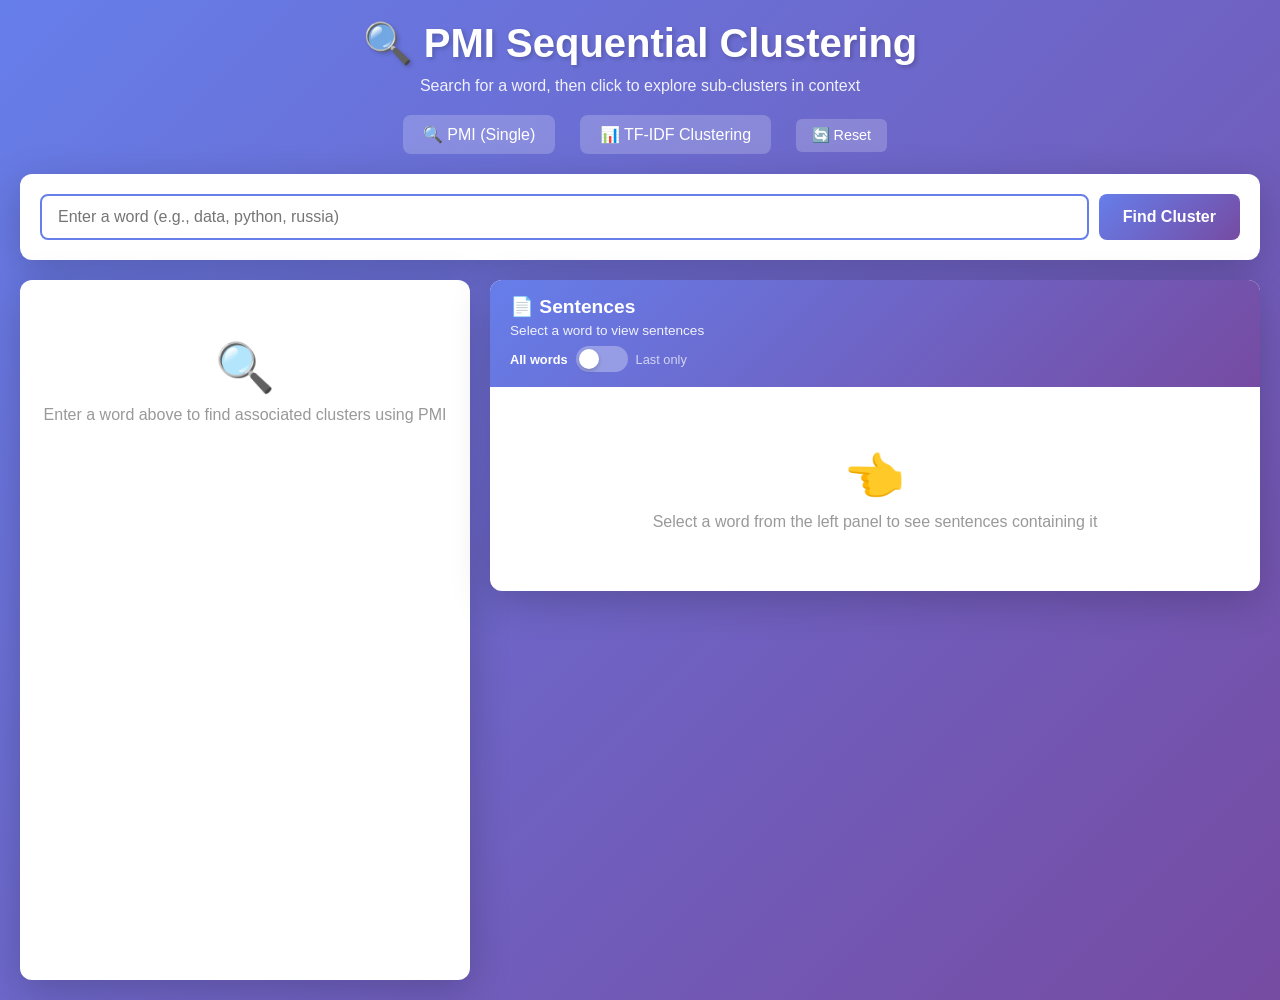
<file: templates/pmi_sequential.html>
<!DOCTYPE html>
<html lang="en">
<head>
    <meta charset="UTF-8">
    <meta name="viewport" content="width=device-width, initial-scale=1.0">
    <title>PMI Sequential Clustering — Large Text Analysis</title>
    <style>
        * { box-sizing: border-box; margin: 0; padding: 0; }
        body {
            font-family: -apple-system, BlinkMacSystemFont, 'Segoe UI', Roboto, sans-serif;
            background: linear-gradient(135deg, #667eea 0%, #764ba2 100%);
            min-height: 100vh;
            padding: 20px;
        }
        .container { max-width: 1400px; margin: 0 auto; }
        h1 {
            color: white;
            text-align: center;
            margin-bottom: 10px;
            font-size: 2.5rem;
            text-shadow: 2px 2px 4px rgba(0,0,0,0.2);
        }
        .subtitle {
            text-align: center;
            color: white;
            margin-bottom: 20px;
            opacity: 0.9;
        }
        .nav-links {
            text-align: center;
            margin-bottom: 20px;
        }
        .nav-links a {
            color: white;
            text-decoration: none;
            padding: 10px 20px;
            background: rgba(255,255,255,0.2);
            border-radius: 8px;
            transition: background 0.3s;
            margin: 0 10px;
            display: inline-block;
        }
        .nav-links a:hover { background: rgba(255,255,255,0.3); }
        .reset-btn {
            background: rgba(255,255,255,0.2);
            color: white;
            border: none;
            padding: 8px 16px;
            border-radius: 6px;
            cursor: pointer;
            font-size: 0.9rem;
            transition: background 0.3s;
            margin-left: 10px;
        }
        .reset-btn:hover { background: rgba(255,255,255,0.3); }

        /* Search box */
        .search-box {
            background: white;
            padding: 20px;
            border-radius: 12px;
            box-shadow: 0 10px 40px rgba(0,0,0,0.2);
            margin-bottom: 20px;
        }
        .search-form {
            display: flex;
            gap: 10px;
        }
        .search-input {
            flex: 1;
            padding: 12px 16px;
            font-size: 16px;
            border: 2px solid #e0e0e0;
            border-radius: 8px;
            outline: none;
            transition: border-color 0.3s;
        }
        .search-input:focus { border-color: #667eea; }
        .search-btn {
            padding: 12px 24px;
            font-size: 16px;
            background: linear-gradient(135deg, #667eea 0%, #764ba2 100%);
            color: white;
            border: none;
            border-radius: 8px;
            cursor: pointer;
            transition: transform 0.2s, box-shadow 0.2s;
            font-weight: 600;
        }
        .search-btn:hover {
            transform: translateY(-2px);
            box-shadow: 0 5px 20px rgba(102, 126, 234, 0.4);
        }
        .search-btn:disabled {
            opacity: 0.6;
            cursor: not-allowed;
            transform: none;
        }

        /* Two-panel layout */
        .main-layout {
            display: grid;
            grid-template-columns: 450px 1fr;
            gap: 20px;
            align-items: start;
        }

        /* Left panel - Clusters */
        .left-panel {
            background: white;
            border-radius: 12px;
            box-shadow: 0 10px 40px rgba(0,0,0,0.2);
            overflow: hidden;
            height: calc(100vh - 200px);
            max-height: calc(100vh - 200px);
            display: flex;
            flex-direction: column;
            min-width: 0;
            max-width: 100%;
        }
        .left-panel > .results-header {
            position: sticky;
            top: 0;
            z-index: 10;
            background: linear-gradient(135deg, #667eea 0%, #764ba2 100%);
            color: white;
            padding: 15px 20px;
            flex-shrink: 0;
        }
        .results-header h2 {
            font-size: 1.2rem;
            margin-bottom: 5px;
        }
        .results-header p {
            font-size: 0.85rem;
            opacity: 0.9;
        }

        .left-panel-content {
            flex: 1;
            display: flex;
            flex-direction: column;
            min-height: 0;
            min-width: 0;
        }
        .cluster-scroll {
            flex: 1;
            overflow: auto;
            min-height: 0;
            min-width: 0;
        }

        /* Right panel - Sentences */
        .right-panel {
            background: white;
            border-radius: 12px;
            box-shadow: 0 10px 40px rgba(0,0,0,0.2);
            overflow: hidden;
            max-height: calc(100vh - 200px);
            display: flex;
            flex-direction: column;
        }
        .right-panel-header {
            background: linear-gradient(135deg, #667eea 0%, #764ba2 100%);
            color: white;
            padding: 15px 20px;
        }
        .right-panel-header h2 {
            font-size: 1.2rem;
            margin-bottom: 5px;
        }
        .right-panel-header p {
            font-size: 0.85rem;
            opacity: 0.9;
        }
        .right-panel-content {
            overflow-y: auto;
            flex: 1;
            padding: 0;
        }

        /* Loading & Error states */
        .loading {
            text-align: center;
            padding: 40px 20px;
            color: #666;
        }
        .loading::after {
            content: '';
            display: inline-block;
            width: 20px;
            height: 20px;
            border: 3px solid #e0e0e0;
            border-top-color: #667eea;
            border-radius: 50%;
            animation: spin 1s linear infinite;
            margin-left: 10px;
        }
        @keyframes spin { to { transform: rotate(360deg); } }
        .error {
            background: #fee;
            color: #c00;
            padding: 20px;
            margin: 10px;
            border-radius: 8px;
        }
        .empty-state {
            text-align: center;
            padding: 60px 20px;
            color: #999;
        }
        .empty-state-icon {
            font-size: 3rem;
            margin-bottom: 10px;
        }

        /* Cluster list with nesting */
        .cluster-list {
            list-style: none;
        }
        .cluster-item {
            border-bottom: 1px solid #f0f0f0;
            white-space: nowrap;
        }
        .cluster-word {
            display: flex;
            justify-content: space-between;
            align-items: center;
            padding: 12px 20px;
            cursor: pointer;
            transition: background 0.2s;
            position: relative;
        }
        .cluster-word:hover { background: #f8f9fa; }
        .cluster-word.cached {
            background: linear-gradient(90deg, rgba(67, 160, 71, 0.18) 0%, rgba(102, 187, 106, 0.14) 100%);
            border-left: 3px solid #43a047;
        }
        .cluster-word.active {
            background: #eef2ff;
            border-left: 4px solid #667eea;
        }
        .cluster-word.cached.active {
            background: linear-gradient(90deg, rgba(67, 160, 71, 0.25) 0%, rgba(102, 187, 106, 0.20) 100%);
            border-left: 4px solid #667eea;
        }
        .cluster-word.loading {
            pointer-events: none;
            opacity: 0.6;
        }
        .word-info {
            display: flex;
            align-items: center;
            gap: 10px;
            flex: 1;
        }
        .word-text {
            font-weight: 600;
            font-size: 1rem;
            color: #333;
        }
        .word-badges {
            display: flex;
            gap: 8px;
        }
        .badge-freq {
            background: linear-gradient(135deg, #667eea 0%, #764ba2 100%);
            color: white;
            padding: 4px 10px;
            border-radius: 20px;
            font-size: 0.75rem;
            font-weight: 600;
        }
        .badge-score {
            background: #e8eaf6;
            color: #3949ab;
            padding: 4px 10px;
            border-radius: 20px;
            font-size: 0.75rem;
            font-weight: 600;
        }
        .expand-icon {
            margin-right: 10px;
            transition: transform 0.3s;
            display: inline-block;
            width: 20px;
            text-align: center;
        }
        .expand-icon.expanded {
            transform: rotate(90deg);
        }

        /* Nested content with indentation */
        .nested-content {
            max-height: 0;
            overflow: hidden;
            transition: max-height 0.4s ease-out;
            background: #fafbfc;
        }
        .nested-content.open {
            max-height: 3000px;
            transition: max-height 0.6s ease-in;
        }
        .nested-list {
            list-style: none;
            padding-left: 15px;
            border-left: 3px solid #e0e0e0;
            margin: 5px 10px;
            min-width: fit-content;
        }
        .nested-list .word-text {
            font-size: 0.95rem;
        }
        .nested-list .badge-freq {
            background: #e0e0e0;
            color: #666;
            font-size: 0.7rem;
        }
        .nested-list .badge-score {
            background: #d0d0d0;
            color: #555;
            font-size: 0.7rem;
        }
        .nested-list .cluster-word {
            padding: 10px 15px;
        }

        /* Deeper nesting levels */
        .nested-list .nested-list {
            padding-left: 15px;
            border-left-color: #d0d0d0;
        }
        .nested-list .nested-list .nested-list {
            border-left-color: #c0c0c0;
        }

        .show-more {
            text-align: center;
            padding: 15px;
            background: #f8f9fa;
            border-top: 1px solid #e0e0e0;
        }
        .show-more button {
            background: transparent;
            color: #667eea;
            border: 2px solid #667eea;
            padding: 8px 24px;
            border-radius: 8px;
            cursor: pointer;
            font-weight: 600;
            transition: all 0.3s;
            margin-bottom: 5px;
        }
        .show-more button:hover {
            background: #667eea;
            color: white;
        }
        .show-more-remaining {
            font-size: 0.8rem;
            color: #999;
            margin-top: 5px;
        }
        .show-more.footer {
            position: sticky;
            bottom: 0;
            z-index: 5;
            box-shadow: 0 -2px 8px rgba(0, 0, 0, 0.04);
        }

        /* Sentence list */
        .sentence-list {
            list-style: none;
        }
        .sentence-item {
            padding: 12px 20px;
            border-bottom: 1px solid #f0f0f0;
            line-height: 1.6;
            transition: background 0.2s;
        }
        .sentence-item:hover {
            background: #f8f9fa;
        }
        .sentence-number {
            display: inline-block;
            font-weight: 600;
            color: #667eea;
            margin-right: 10px;
            min-width: 30px;
        }
        .sentence-text {
            color: #333;
            font-size: 0.95rem;
        }
        /* Highlight styles for different levels */
        .highlight-level-0 {
            background: linear-gradient(120deg, #ff6b6b 0%, #ee5a24 100%);
            padding: 2px 4px;
            border-radius: 3px;
            font-weight: 600;
            color: white;
        }
        .highlight-level-1 {
            background: linear-gradient(120deg, #ffa502 0%, #e67e22 100%);
            padding: 2px 4px;
            border-radius: 3px;
            font-weight: 600;
            color: white;
        }
        .highlight-level-2 {
            background: linear-gradient(120deg, #ffd700 0%, #f0c929 100%);
            padding: 2px 4px;
            border-radius: 3px;
            font-weight: 600;
            color: #333;
        }
        .highlight-level-3 {
            background: linear-gradient(120deg, #2ed573 0%, #27ae60 100%);
            padding: 2px 4px;
            border-radius: 3px;
            font-weight: 600;
            color: white;
        }
        .highlight-level-4 {
            background: linear-gradient(120deg, #1e90ff 0%, #0984e3 100%);
            padding: 2px 4px;
            border-radius: 3px;
            font-weight: 600;
            color: white;
        }
        .highlight-level-5 {
            background: linear-gradient(120deg, #a55eea 0%, #8854d0 100%);
            padding: 2px 4px;
            border-radius: 3px;
            font-weight: 600;
            color: white;
        }
        .highlight-level-6 {
            background: linear-gradient(120deg, #ff6b81 0%, #eb4d4b 100%);
            padding: 2px 4px;
            border-radius: 3px;
            font-weight: 600;
            color: white;
        }
        .highlight-level-7 {
            background: linear-gradient(120deg, #7bed9f 0%, #2ed573 100%);
            padding: 2px 4px;
            border-radius: 3px;
            font-weight: 600;
            color: #333;
        }
        .highlight-level-8 {
            background: linear-gradient(120deg, #70a1ff 0%, #1e90ff 100%);
            padding: 2px 4px;
            border-radius: 3px;
            font-weight: 600;
            color: white;
        }
        .highlight-level-9 {
            background: linear-gradient(120deg, #ffa502 0%, #ff6348 100%);
            padding: 2px 4px;
            border-radius: 3px;
            font-weight: 600;
            color: white;
        }

        /* Responsive design */
        @media (max-width: 768px) {
            .main-layout {
                grid-template-columns: 1fr;
            }
            .left-panel, .right-panel {
                max-height: 50vh;
            }
            h1 {
                font-size: 1.8rem;
            }
        }

        /* Toggle switch for highlight mode */
        .highlight-toggle {
            display: flex;
            align-items: center;
            gap: 8px;
            margin-top: 8px;
        }
        .highlight-toggle-label {
            font-size: 0.8rem;
            color: white;
            opacity: 0.7;
            transition: opacity 0.3s;
        }
        .highlight-toggle-label.active {
            opacity: 1;
            font-weight: 600;
        }
        .toggle-switch {
            position: relative;
            width: 52px;
            height: 26px;
            cursor: pointer;
        }
        .toggle-track {
            position: absolute;
            top: 0;
            left: 0;
            right: 0;
            bottom: 0;
            background: rgba(255,255,255,0.3);
            border-radius: 13px;
            transition: background 0.3s;
        }
        .toggle-track.active {
            background: rgba(255,255,255,0.6);
        }
        .toggle-thumb {
            position: absolute;
            top: 3px;
            left: 3px;
            width: 20px;
            height: 20px;
            border-radius: 50%;
            background: white;
            transition: left 0.3s;
            box-shadow: 0 2px 4px rgba(0,0,0,0.2);
        }
        .toggle-thumb.active {
            left: 29px;
        }
    </style>
</head>
<body>
    <div class="container">
        <h1>🔍 PMI Sequential Clustering</h1>
        <p class="subtitle">Search for a word, then click to explore sub-clusters in context</p>

        <div class="nav-links">
            <a href="/">🔍 PMI (Single)</a>
            <a href="/tfidf">📊 TF-IDF Clustering</a>
            <button class="reset-btn" onclick="resetToInitial()">🔄 Reset</button>
        </div>

        <!-- Search Box -->
        <div class="search-box">
            <form id="searchForm" class="search-form">
                <input
                    type="text"
                    id="wordInput"
                    class="search-input"
                    placeholder="Enter a word (e.g., data, python, russia)"
                    autocomplete="off"
                    required
                >
                <button type="submit" id="searchBtn" class="search-btn">Find Cluster</button>
            </form>
        </div>

        <!-- Two-panel layout -->
        <div class="main-layout">
            <!-- Left Panel: Clusters -->
            <div class="left-panel">
                <div id="left-panel-header" class="results-header" style="display: none;">
                    <h2 id="cluster-title">📊 Clusters</h2>
                    <p id="cluster-subtitle">Search for a word to start</p>
                </div>
                <div id="left-panel-content" class="left-panel-content">
                    <div class="empty-state">
                        <div class="empty-state-icon">🔍</div>
                        <p>Enter a word above to find associated clusters using PMI</p>
                    </div>
                </div>
            </div>

            <!-- Right Panel: Sentences -->
            <div class="right-panel">
                <div class="right-panel-header">
                    <h2>📄 Sentences</h2>
                    <p id="sentences-subtitle">Select a word to view sentences</p>
                    <div class="highlight-toggle">
                        <span class="highlight-toggle-label active" id="label-all">All words</span>
                        <div class="toggle-switch" onclick="toggleHighlightMode()">
                            <div class="toggle-track" id="toggle-track"></div>
                            <div class="toggle-thumb" id="toggle-thumb"></div>
                        </div>
                        <span class="highlight-toggle-label" id="label-last">Last only</span>
                    </div>
                </div>
                <div id="right-panel-content" class="right-panel-content">
                    <div class="empty-state">
                        <div class="empty-state-icon">👈</div>
                        <p>Select a word from the left panel to see sentences containing it</p>
                    </div>
                </div>
            </div>
        </div>
    </div>

    <script>
        // Store the tree structure of expanded clusters
        let clusterTree = null;
        let visibleCount = 25;
        let selectedWord = null;
        let currentSeedWords = [];  // Текущий путь поиска

        // Sentence pagination
        let sentenceLimit = 20;
        let sentenceOffset = 0;
        let sentenceTotalCount = 0;
        let sentenceSeedWords = [];  // Контекст итеративной кластеризации

        // LRU Cache for sentences
        const MAX_CACHE_SIZE = 20;
        const sentencesCache = new Map();  // key: "word|seed_words_json" -> {sentences, totalCount}
        const cacheOrder = [];  // Для отслеживания порядка использования (LRU)

        // Highlight mode: 'all' or 'last'
        let highlightMode = 'all';

        /**
         * Получить данные из кэша (обновляет позицию при попадании).
         */
        function getFromCache(key) {
            if (!sentencesCache.has(key)) return null;
            const index = cacheOrder.indexOf(key);
            if (index !== -1) {
                cacheOrder.splice(index, 1);
            }
            cacheOrder.push(key);
            return sentencesCache.get(key);
        }

        /**
         * Сохранить данные в кэш с LRU eviction.
         */
        function setInCache(key, value) {
            if (sentencesCache.has(key)) {
                const index = cacheOrder.indexOf(key);
                if (index !== -1) {
                    cacheOrder.splice(index, 1);
                }
            }
            if (cacheOrder.length >= MAX_CACHE_SIZE) {
                const oldest = cacheOrder.shift();
                sentencesCache.delete(oldest);
            }
            sentencesCache.set(key, value);
            cacheOrder.push(key);
        }

        /**
         * Создать ключ кэша из слова и seed_words.
         */
        function getCacheKey(word, seedWords) {
            return `${word}|${JSON.stringify(seedWords)}`;
        }

        document.addEventListener('DOMContentLoaded', () => {
            // Фокус на поле ввода
            document.getElementById('wordInput').focus();
        });

        // Обработка формы поиска
        document.getElementById('searchForm').addEventListener('submit', async (e) => {
            e.preventDefault();
            const word = document.getElementById('wordInput').value.trim().toLowerCase();
            if (!word) return;

            await searchInitialCluster(word);
        });

        async function searchInitialCluster(word) {
            const resultsDiv = document.getElementById('left-panel-content');
            const headerDiv = document.getElementById('left-panel-header');

            resultsDiv.innerHTML = '<div class="loading">Searching for clusters</div>';
            headerDiv.style.display = 'block';
            document.getElementById('cluster-title').textContent = `📊 Clusters for "${word}"`;
            document.getElementById('cluster-subtitle').textContent = 'Click on a word to expand sub-cluster';

            visibleCount = 25;
            selectedWord = null;
            currentSeedWords = [word];
            updateSentencesPanel();

            try {
                // Начальный поиск — используем весь корпус (без фильтрации по предложениям)
                const response = await fetch('/api/pmi/cluster', {
                    method: 'POST',
                    headers: { 'Content-Type': 'application/json' },
                    body: JSON.stringify({ word: word, excluded_words: [word] }),
                });

                const data = await response.json();
                if (!response.ok) throw new Error(data.detail || 'Failed to fetch');

                if (!data.cluster || data.cluster.length === 0) {
                    resultsDiv.innerHTML = `<div class="empty-state"><div class="empty-state-icon">📭</div><p>No clusters found for "${word}"</p></div>`;
                    return;
                }

                // Строим дерево
                clusterTree = {
                    word: word,
                    seedWords: [word],
                    children: data.cluster.map(c => ({
                        word: c.word,
                        freq: c.freq,
                        score: c.score,
                        seedWords: [word, c.word],
                        expanded: false,
                        loading: false,
                        children: null,
                    })),
                    expanded: true,
                    totalCount: data.cluster.length,
                };

                renderClusterTree();
            } catch (error) {
                resultsDiv.innerHTML = `<div class="error">❌ Error: ${error.message}</div>`;
            }
        }

        async function expandCluster(node) {
            if (node.loading || node.expanded) return;

            node.loading = true;
            renderClusterTree();

            try {
                // Для PMI используем РОДИТЕЛЬСКИЕ seed_words (без текущего слова)
                // для фильтрации предложений. Текущее слово — это seed для PMI.
                const parentSeedWords = node.seedWords.slice(0, -1);
                const currentWord = node.seedWords[node.seedWords.length - 1];

                // Находим индексы предложений для родительских seed_words
                const indicesResponse = await fetch('/api/pmi/indices', {
                    method: 'POST',
                    headers: { 'Content-Type': 'application/json' },
                    body: JSON.stringify({ seed_words: parentSeedWords }),
                });
                const indicesData = await indicesResponse.json();

                if (!indicesResponse.ok) throw new Error(indicesData.detail || 'Failed to fetch indices');

                if (indicesData.count === 0) {
                    node.children = [];
                    node.expanded = true;
                    node.loading = false;
                    renderClusterTree();
                    return;
                }

                // Получаем PMI-кластер в подмножестве
                // excluded_words — все слова текущего пути, чтобы они не попадали в подкластеры
                const response = await fetch('/api/pmi/cluster', {
                    method: 'POST',
                    headers: { 'Content-Type': 'application/json' },
                    body: JSON.stringify({
                        word: currentWord,
                        sentence_indices: indicesData.indices.slice(0, 5000),
                        excluded_words: [...parentSeedWords, currentWord],
                    }),
                });

                const data = await response.json();
                if (!response.ok) throw new Error(data.detail || 'Failed to fetch');

                // Добавляем children с обновлённым путём
                node.children = (data.cluster || []).map(c => ({
                    word: c.word,
                    freq: c.freq,
                    score: c.score,
                    seedWords: [...node.seedWords, c.word],
                    expanded: false,
                    loading: false,
                    children: null,
                }));
                node.expanded = true;
                node.loading = false;

                document.getElementById('cluster-title').textContent = `📊 Clusters for "${node.seedWords.join(' → ')}"`;

                renderClusterTree();
            } catch (error) {
                node.loading = false;
                renderClusterTree();
                alert(`Error loading sub-clusters: ${error.message}`);
            }
        }

        function collapseCluster(node) {
            node.expanded = false;
            renderClusterTree();
        }

        function renderClusterTree() {
            const resultsDiv = document.getElementById('left-panel-content');
            const currentScroll = resultsDiv.querySelector('.cluster-scroll');
            const scrollTop = currentScroll ? currentScroll.scrollTop : 0;
            const scrollLeft = currentScroll ? currentScroll.scrollLeft : 0;

            if (!clusterTree || !clusterTree.children) {
                resultsDiv.innerHTML = '<div class="error">No clusters loaded</div>';
                return;
            }

            const visibleChildren = clusterTree.children.slice(0, visibleCount);

            let html = '<div class="cluster-scroll"><ul class="cluster-list">';

            visibleChildren.forEach((item) => {
                html += renderClusterItem(item, 0);
            });

            html += '</ul></div>';

            // Кнопка "Показать ещё"
            if (clusterTree.children.length > visibleCount) {
                const remaining = clusterTree.children.length - visibleCount;
                const toShow = Math.min(20, remaining);
                html += `<div class="show-more footer">
                    <button onclick="showMore()">Show more ${toShow} clusters</button>
                    <div class="show-more-remaining">${remaining.toLocaleString()} remaining</div>
                </div>`;
            }

            resultsDiv.innerHTML = html;

            const restoredScroll = resultsDiv.querySelector('.cluster-scroll');
            if (restoredScroll) {
                restoredScroll.scrollTop = scrollTop;
                restoredScroll.scrollLeft = scrollLeft;
            }
        }

        function renderClusterItem(item, depth) {
            const indent = depth * 15;
            const isExpanded = item.expanded;
            const isLoading = item.loading;
            const hasChildren = item.children && item.children.length > 0;
            const isSelected = selectedWord === item.word;
            const seedWordsJson = JSON.stringify(item.seedWords || []).replace(/"/g, '&quot;');

            // Проверяем кэш
            const parentSeedWords = item.seedWords.slice(0, -1);
            const cacheKey = getCacheKey(item.word, parentSeedWords);
            const isCached = sentencesCache.has(cacheKey);

            let html = `
                <li class="cluster-item" style="margin-left: ${indent}px;">
                    <div class="cluster-word ${isCached ? 'cached' : ''} ${isLoading ? 'loading' : ''} ${isSelected ? 'active' : ''}" onclick="onClusterClick('${escapeHtml(item.word)}', ${seedWordsJson})">
                        <span class="word-info">
                            <span class="expand-icon ${isExpanded ? 'expanded' : ''}">▶</span>
                            <span class="word-text">${escapeHtml(item.word)}</span>
                        </span>
                        <span class="word-badges">
                            <span class="badge-freq">Freq: ${item.freq}</span>
                            <span class="badge-score">Score: ${item.score.toFixed(2)}</span>
                        </span>
                    </div>
            `;

            if (hasChildren && isExpanded) {
                html += `<div class="nested-content open"><ul class="nested-list">`;
                item.children.forEach(child => {
                    html += renderClusterItem(child, depth + 1);
                });
                html += `</ul></div>`;
            }

            html += `</li>`;
            return html;
        }

        function onClusterClick(word, seedWords) {
            function findNodeInList(list, targetWord) {
                for (const item of list) {
                    if (item.word === targetWord) return item;
                    if (item.children) {
                        const found = findNodeInList(item.children, targetWord);
                        if (found) return found;
                    }
                }
                return null;
            }

            let node = findNodeInList(clusterTree.children, word);
            if (!node) return;

            const parentSeedWords = seedWords.slice(0, -1);

            if (node.expanded) {
                collapseCluster(node);
                document.getElementById('cluster-title').textContent = `📊 Clusters for "${clusterTree.word}"`;
                resetSentencesPanel();
            } else {
                expandCluster(node);
                selectWord(word, parentSeedWords);
            }
        }

        function toggleHighlightMode() {
            highlightMode = highlightMode === 'all' ? 'last' : 'all';

            const track = document.getElementById('toggle-track');
            const thumb = document.getElementById('toggle-thumb');
            const labelAll = document.getElementById('label-all');
            const labelLast = document.getElementById('label-last');

            if (highlightMode === 'last') {
                track.classList.add('active');
                thumb.classList.add('active');
                labelAll.classList.remove('active');
                labelLast.classList.add('active');
            } else {
                track.classList.remove('active');
                thumb.classList.remove('active');
                labelAll.classList.add('active');
                labelLast.classList.remove('active');
            }

            if (selectedWord) {
                rerenderCurrentSentences();
            }
        }

        function rerenderCurrentSentences() {
            const cacheKey = getCacheKey(selectedWord, sentenceSeedWords);
            const cached = sentencesCache.get(cacheKey);
            if (cached) {
                renderSentences(cached.sentences, selectedWord);
            }
        }

        function resetSentencesPanel() {
            selectedWord = null;
            sentenceSeedWords = [];
            sentenceOffset = 0;
            sentenceTotalCount = 0;
            updateSentencesPanel();
            document.getElementById('right-panel-content').innerHTML = `
                <div class="empty-state">
                    <div class="empty-state-icon">👈</div>
                    <p>Select a word from the left panel to see sentences containing it</p>
                </div>
            `;
        }

        function selectWord(word, seedWords = []) {
            selectedWord = word;
            sentenceSeedWords = seedWords;
            sentenceOffset = 0;
            loadSentences(word);
            renderClusterTree();
        }

        async function loadSentences(word) {
            updateSentencesPanel();

            const cacheKey = getCacheKey(word, sentenceSeedWords);
            const cached = getFromCache(cacheKey);

            if (cached) {
                console.log(`📦 Cache hit: ${cacheKey}`);
                sentenceTotalCount = cached.totalCount;
                renderSentences(cached.sentences, word);
                renderClusterTree();
                return;
            }

            document.getElementById('right-panel-content').innerHTML = '<div class="loading">Loading sentences</div>';

            try {
                console.log(`🔄 Loading from API: ${cacheKey}`);
                const response = await fetch('/api/pmi/sentences', {
                    method: 'POST',
                    headers: { 'Content-Type': 'application/json' },
                    body: JSON.stringify({
                        word: word,
                        seed_words: sentenceSeedWords,
                        limit: sentenceLimit,
                        offset: sentenceOffset,
                    }),
                });

                const data = await response.json();
                if (!response.ok) throw new Error(data.detail || 'Failed to fetch');

                sentenceTotalCount = data.total_count;

                setInCache(cacheKey, {
                    sentences: data.sentences,
                    totalCount: data.total_count,
                });

                renderSentences(data.sentences, word);
                renderClusterTree();
            } catch (error) {
                document.getElementById('right-panel-content').innerHTML =
                    `<div class="error">❌ Error: ${error.message}</div>`;
            }
        }

        function renderSentences(sentences, word) {
            const contentDiv = document.getElementById('right-panel-content');

            if (sentences.length === 0) {
                contentDiv.innerHTML = `
                    <div class="empty-state">
                        <div class="empty-state-icon">📭</div>
                        <p>No sentences found for "${word}"</p>
                    </div>
                `;
                return;
            }

            let html = '<ul class="sentence-list">';
            sentences.forEach((sent, idx) => {
                const highlightedText = highlightSentences(sent, word);
                html += `
                    <li class="sentence-item">
                        <span class="sentence-number">${sentenceOffset + idx + 1}.</span>
                        <span class="sentence-text">${highlightedText}</span>
                    </li>
                `;
            });
            html += '</ul>';

            if (sentenceOffset + sentenceLimit < sentenceTotalCount) {
                const remaining = sentenceTotalCount - (sentenceOffset + sentenceLimit);
                const toShow = Math.min(20, remaining);
                html += `<div class="show-more">
                    <button onclick="loadMoreSentences()">Show more ${toShow} sentences</button>
                    <div class="show-more-remaining">${remaining.toLocaleString()} remaining</div>
                </div>`;
            }

            contentDiv.innerHTML = html;
        }

        function highlightSentences(sent, word) {
            if (highlightMode === 'last') {
                const positions = sent.highlight_positions[word] || [];
                const level = sent.search_path.indexOf(word);
                return highlightWordSimple(sent.text, positions, word, level);
            } else {
                return highlightMultipleWords(sent.text, sent.highlight_positions, sent.search_path);
            }
        }

        function highlightWordSimple(text, positions, word, level = 0) {
            if (!positions || positions.length === 0) {
                return escapeHtml(text);
            }
            let result = '';
            let lastIndex = 0;
            positions.forEach(pos => {
                result += escapeHtml(text.substring(lastIndex, pos));
                result += `<span class="highlight-level-${level % 10}">${escapeHtml(text.substring(pos, pos + word.length))}</span>`;
                lastIndex = pos + word.length;
            });
            result += escapeHtml(text.substring(lastIndex));
            return result;
        }

        function highlightMultipleWords(text, positionsMap, searchPath) {
            if (!positionsMap || Object.keys(positionsMap).length === 0) {
                return escapeHtml(text);
            }

            const allHighlights = [];
            searchPath.forEach((word, level) => {
                if (positionsMap[word]) {
                    positionsMap[word].forEach(pos => {
                        allHighlights.push({
                            start: pos,
                            end: pos + word.length,
                            level: level,
                        });
                    });
                }
            });

            allHighlights.sort((a, b) => a.start - b.start);

            const events = [];
            allHighlights.forEach(h => {
                events.push({ pos: h.start, type: 'open', level: h.level, end: h.end });
                events.push({ pos: h.end, type: 'close' });
            });
            events.sort((a, b) => a.pos - b.pos || (b.type === 'open' ? 1 : -1));

            let result = '';
            let currentPos = 0;
            let activeHighlights = [];

            events.forEach(event => {
                if (event.pos > currentPos && activeHighlights.length > 0) {
                    const textSegment = escapeHtml(text.substring(currentPos, event.pos));
                    const topLevel = activeHighlights[activeHighlights.length - 1];
                    result += `<span class="highlight-level-${topLevel % 10}">${textSegment}</span>`;
                } else if (event.pos > currentPos) {
                    result += escapeHtml(text.substring(currentPos, event.pos));
                }

                if (event.type === 'open') {
                    activeHighlights.push(event.level);
                } else {
                    activeHighlights.pop();
                }

                currentPos = event.pos;
            });

            if (currentPos < text.length) {
                result += escapeHtml(text.substring(currentPos));
            }

            return result;
        }

        function loadMoreSentences() {
            sentenceOffset += sentenceLimit;
            loadSentences(selectedWord);
        }

        function updateSentencesPanel() {
            const subtitle = document.getElementById('sentences-subtitle');
            if (selectedWord) {
                subtitle.textContent = `Sentences for "${selectedWord}"`;
            } else {
                subtitle.textContent = 'Select a word to view sentences';
            }
        }

        function showMore() {
            visibleCount += 20;
            renderClusterTree();
        }

        function resetToInitial() {
            visibleCount = 25;
            clusterTree = null;
            selectedWord = null;
            currentSeedWords = [];
            document.getElementById('left-panel-content').innerHTML = `
                <div class="empty-state">
                    <div class="empty-state-icon">🔍</div>
                    <p>Enter a word above to find associated clusters using PMI</p>
                </div>
            `;
            document.getElementById('left-panel-header').style.display = 'none';
            resetSentencesPanel();
            document.getElementById('wordInput').value = '';
            document.getElementById('wordInput').focus();
        }

        function escapeHtml(text) {
            const div = document.createElement('div');
            div.textContent = text;
            return div.innerHTML;
        }
    </script>
</body>
</html>
</file>
